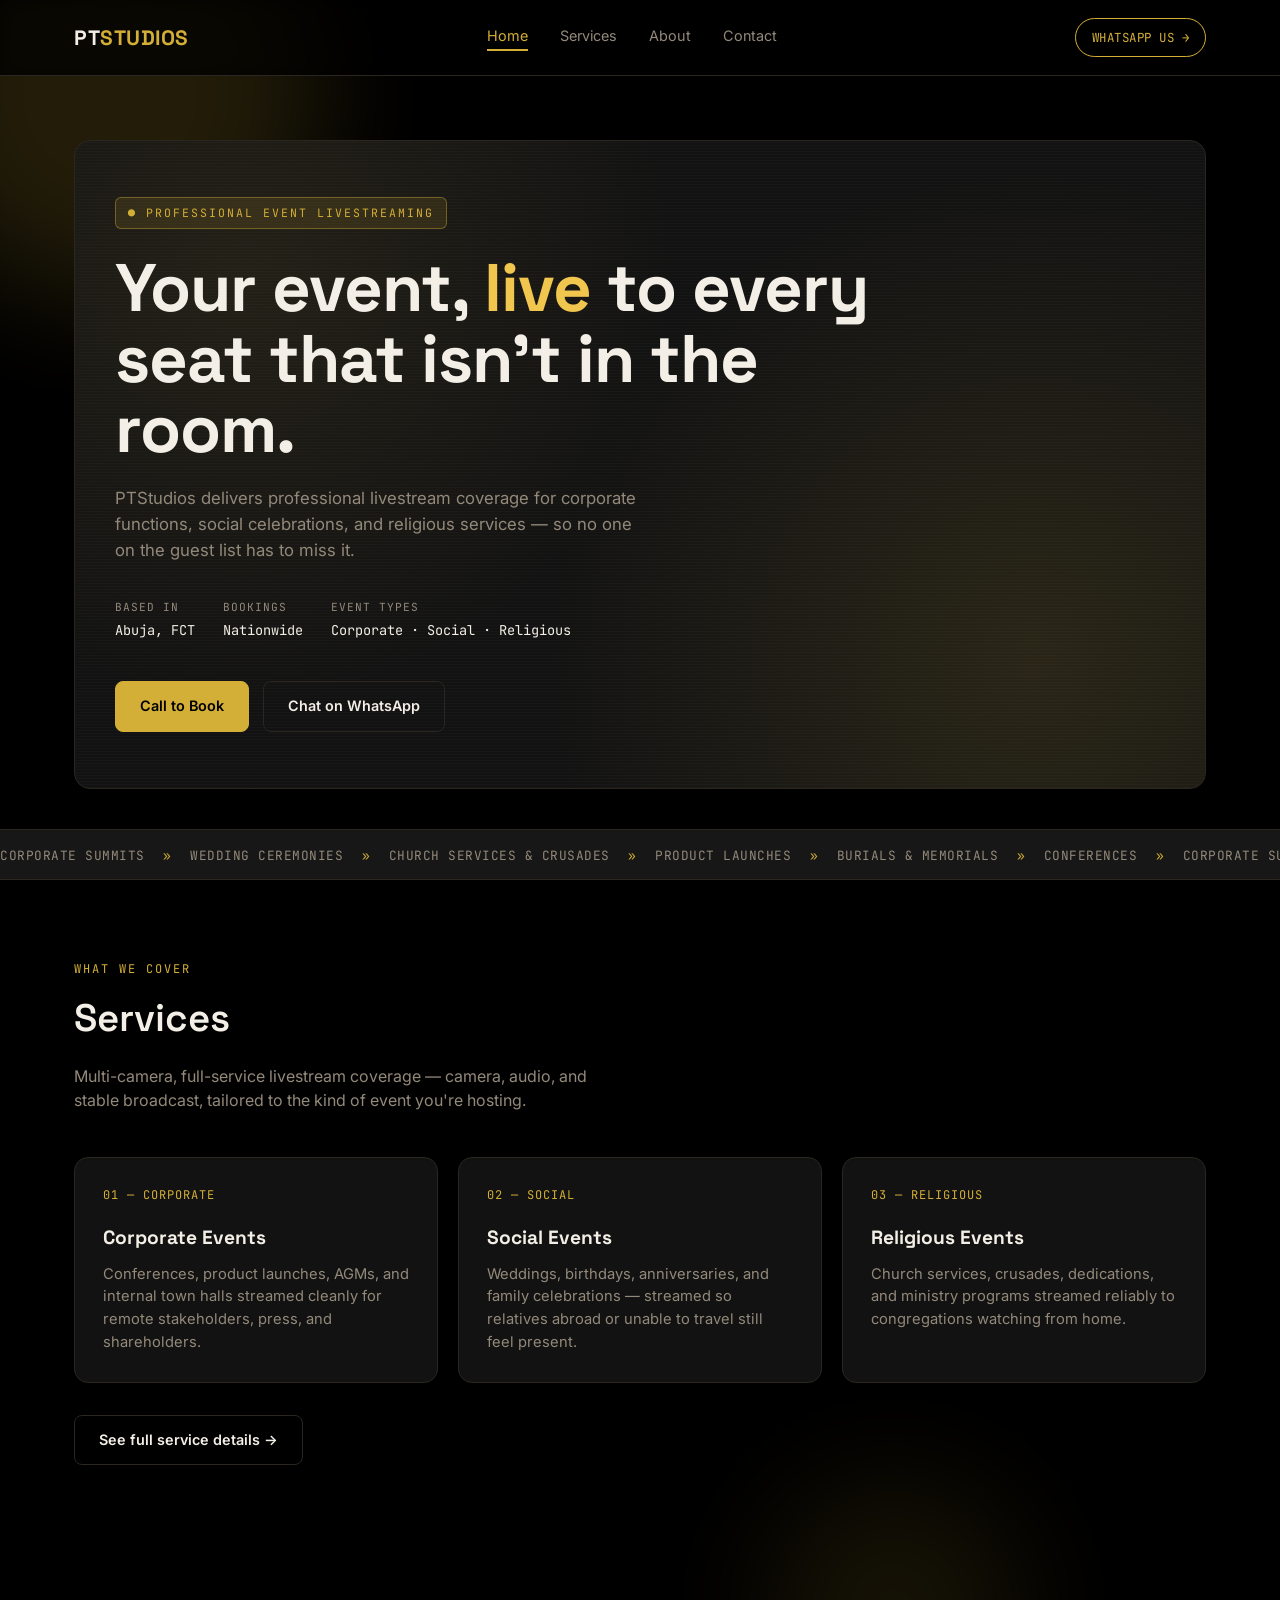
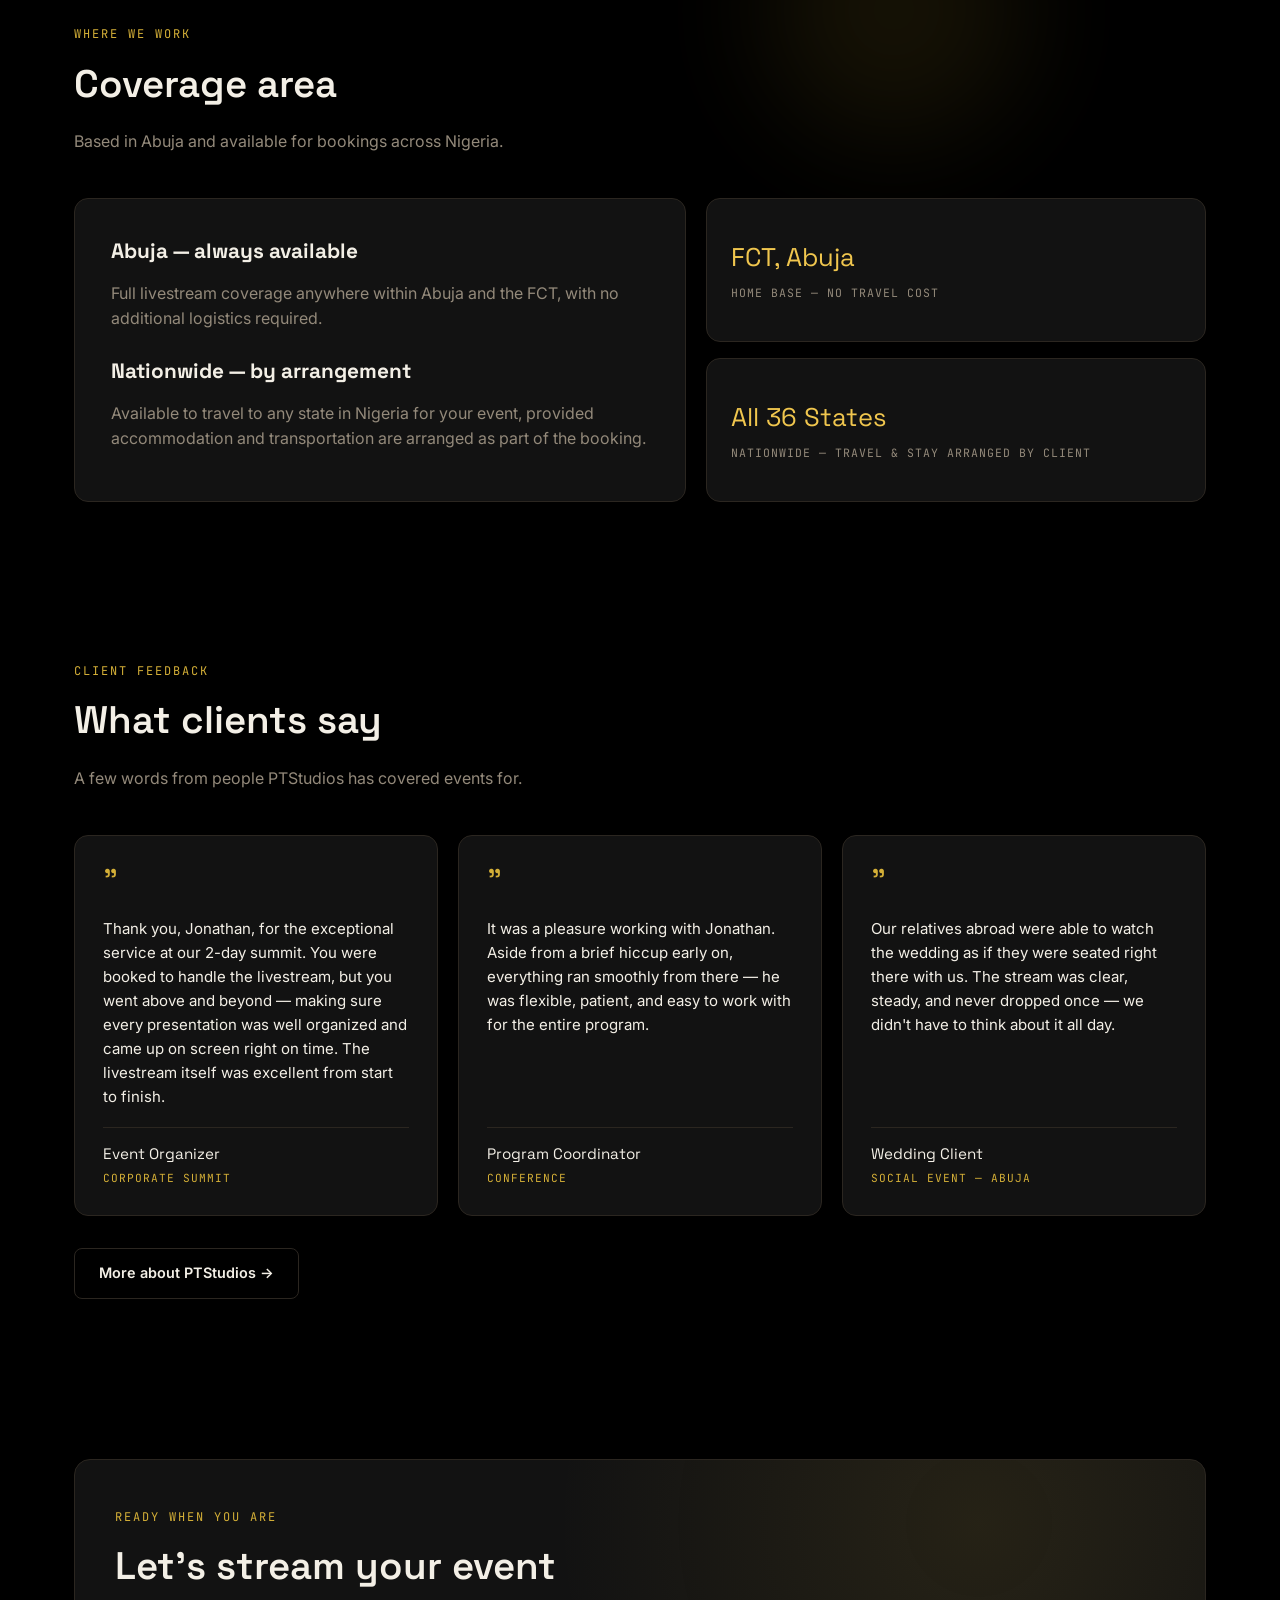
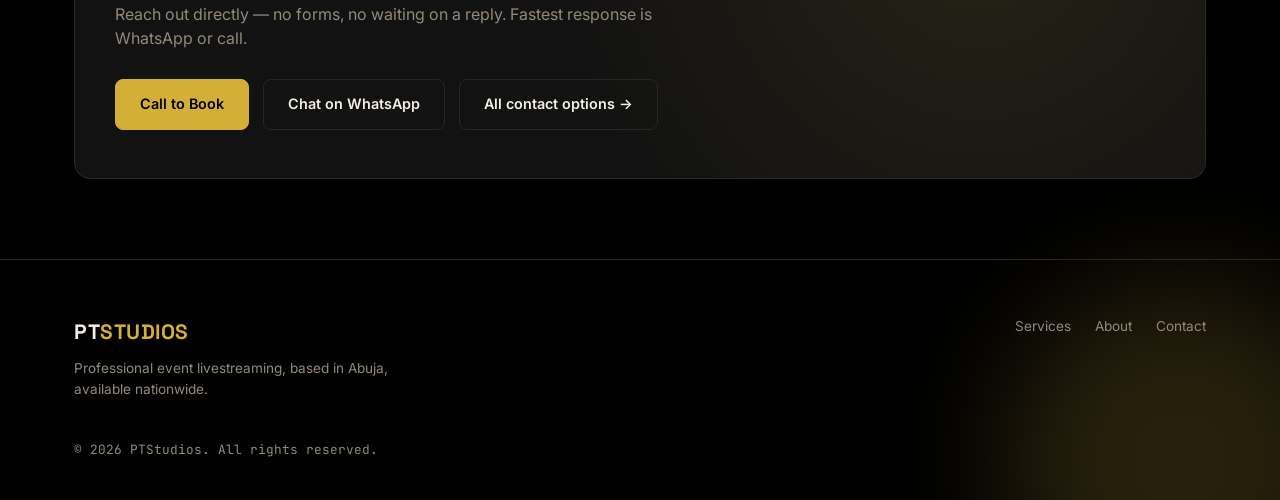
<file: index.html>
<!DOCTYPE html>
<html lang="en">
<head>
<meta charset="UTF-8">
<meta name="viewport" content="width=device-width, initial-scale=1.0">
<title>PTSTUDIOS — Professional Event Livestreaming, Abuja & Nationwide</title>
<meta name="description" content="PTStudios provides professional livestreaming coverage for corporate, social, and religious events. Based in Abuja, available nationwide.">
<link rel="icon" href="favicon.ico" sizes="any">
<link rel="icon" type="image/png" sizes="16x16" href="favicon-16.png">
<link rel="icon" type="image/png" sizes="32x32" href="favicon-32.png">
<link rel="apple-touch-icon" sizes="180x180" href="apple-touch-icon.png">
<link rel="preconnect" href="https://fonts.googleapis.com">
<link rel="preconnect" href="https://fonts.gstatic.com" crossorigin>
<link href="https://fonts.googleapis.com/css2?family=Space+Grotesk:wght@400;500;600;700&family=Inter:wght@400;500;600&family=JetBrains+Mono:wght@400;500&display=swap" rel="stylesheet">
<link rel="stylesheet" href="style.css">
</head>
<body>

<div class="orb-field"><div class="orb orb-1"></div><div class="orb orb-2"></div><div class="orb orb-3"></div></div>

<header>
  <nav class="nav wrap">
    <div class="logo">PT<span>STUDIOS</span></div>
    <div class="nav-links">
      <a href="index.html">Home</a>
      <a href="services.html">Services</a>
      <a href="about.html">About</a>
      <a href="contact.html">Contact</a>
    </div>
    <a href="https://wa.me/2348105277435" class="nav-cta" target="_blank" rel="noopener">WHATSAPP US →</a>
    <button class="menu-btn" aria-label="Toggle menu">☰</button>
  </nav>
</header>

<main>
  <section class="hero">
    <div class="wrap">
      <div class="frame">
        <div class="tag">● PROFESSIONAL EVENT LIVESTREAMING</div>
        <h1>Your event, <span class="accent">live</span> to every seat that isn't in the room.</h1>
        <p class="hero-sub">PTStudios delivers professional livestream coverage for corporate functions, social celebrations, and religious services — so no one on the guest list has to miss it.</p>

        <div class="hero-meta">
          <div><span>BASED IN</span>Abuja, FCT</div>
          <div><span>BOOKINGS</span>Nationwide</div>
          <div><span>EVENT TYPES</span>Corporate · Social · Religious</div>
        </div>

        <div class="hero-cta">
          <a href="tel:+2348105277435" class="btn btn-primary">Call to Book</a>
          <a href="https://wa.me/2348105277435" class="btn btn-ghost" target="_blank" rel="noopener">Chat on WhatsApp</a>
        </div>
      </div>
    </div>
  </section>

  <div class="ticker" aria-hidden="true">
    <div class="ticker-track">
      CORPORATE SUMMITS <span>»</span> WEDDING CEREMONIES <span>»</span> CHURCH SERVICES & CRUSADES <span>»</span> PRODUCT LAUNCHES <span>»</span> BURIALS & MEMORIALS <span>»</span> CONFERENCES <span>»</span>
      CORPORATE SUMMITS <span>»</span> WEDDING CEREMONIES <span>»</span> CHURCH SERVICES & CRUSADES <span>»</span> PRODUCT LAUNCHES <span>»</span> BURIALS & MEMORIALS <span>»</span> CONFERENCES <span>»</span>
    </div>
  </div>

  <section id="services">
    <div class="wrap">
      <div class="eyebrow" data-reveal>WHAT WE COVER</div>
      <h2 class="section-title" data-reveal style="--delay:0.05s">Services</h2>
      <p class="section-sub" data-reveal style="--delay:0.1s">Multi-camera, full-service livestream coverage — camera, audio, and stable broadcast, tailored to the kind of event you're hosting.</p>
      <div class="card-grid" data-reveal-group>
        <div class="card">
          <div class="num">01 — CORPORATE</div>
          <h3>Corporate Events</h3>
          <p>Conferences, product launches, AGMs, and internal town halls streamed cleanly for remote stakeholders, press, and shareholders.</p>
        </div>
        <div class="card">
          <div class="num">02 — SOCIAL</div>
          <h3>Social Events</h3>
          <p>Weddings, birthdays, anniversaries, and family celebrations — streamed so relatives abroad or unable to travel still feel present.</p>
        </div>
        <div class="card">
          <div class="num">03 — RELIGIOUS</div>
          <h3>Religious Events</h3>
          <p>Church services, crusades, dedications, and ministry programs streamed reliably to congregations watching from home.</p>
        </div>
      </div>
      <div style="margin-top:32px;" data-reveal>
        <a href="services.html" class="btn btn-ghost">See full service details →</a>
      </div>
    </div>
  </section>

  <section id="coverage">
    <div class="wrap">
      <div class="eyebrow" data-reveal>WHERE WE WORK</div>
      <h2 class="section-title" data-reveal style="--delay:0.05s">Coverage area</h2>
      <p class="section-sub" data-reveal style="--delay:0.1s">Based in Abuja and available for bookings across Nigeria.</p>
      <div class="coverage">
        <div class="coverage-main" data-reveal>
          <h3>Abuja — always available</h3>
          <p>Full livestream coverage anywhere within Abuja and the FCT, with no additional logistics required.</p>
          <h3 style="margin-top:24px;">Nationwide — by arrangement</h3>
          <p>Available to travel to any state in Nigeria for your event, provided accommodation and transportation are arranged as part of the booking.</p>
        </div>
        <div class="coverage-stats" data-reveal-group>
          <div class="stat">
            <div class="big">FCT, Abuja</div>
            <div class="label">HOME BASE — NO TRAVEL COST</div>
          </div>
          <div class="stat">
            <div class="big">All 36 States</div>
            <div class="label">NATIONWIDE — TRAVEL & STAY ARRANGED BY CLIENT</div>
          </div>
        </div>
      </div>
    </div>
  </section>

  <section id="testimonials">
    <div class="wrap">
      <div class="eyebrow" data-reveal>CLIENT FEEDBACK</div>
      <h2 class="section-title" data-reveal style="--delay:0.05s">What clients say</h2>
      <p class="section-sub" data-reveal style="--delay:0.1s">A few words from people PTStudios has covered events for.</p>
      <div class="testimonial-grid" data-reveal-group>
        <div class="testimonial-card">
          <div class="quote-mark">"</div>
          <p>Thank you, Jonathan, for the exceptional service at our 2-day summit. You were booked to handle the livestream, but you went above and beyond — making sure every presentation was well organized and came up on screen right on time. The livestream itself was excellent from start to finish.</p>
          <div class="attribution">
            <div class="who">Event Organizer</div>
            <div class="event">CORPORATE SUMMIT</div>
          </div>
        </div>
        <div class="testimonial-card">
          <div class="quote-mark">"</div>
          <p>It was a pleasure working with Jonathan. Aside from a brief hiccup early on, everything ran smoothly from there — he was flexible, patient, and easy to work with for the entire program.</p>
          <div class="attribution">
            <div class="who">Program Coordinator</div>
            <div class="event">CONFERENCE</div>
          </div>
        </div>
        <div class="testimonial-card">
          <div class="quote-mark">"</div>
          <p>Our relatives abroad were able to watch the wedding as if they were seated right there with us. The stream was clear, steady, and never dropped once — we didn't have to think about it all day.</p>
          <div class="attribution">
            <div class="who">Wedding Client</div>
            <div class="event">SOCIAL EVENT — ABUJA</div>
          </div>
        </div>
      </div>
      <div style="margin-top:32px;" data-reveal>
        <a href="about.html" class="btn btn-ghost">More about PTStudios →</a>
      </div>
    </div>
  </section>

  <section id="cta">
    <div class="wrap">
      <div class="contact-frame" data-reveal>
        <div class="eyebrow">READY WHEN YOU ARE</div>
        <h2 class="section-title" style="margin-bottom:6px;">Let's stream your event</h2>
        <p class="section-sub" style="margin-bottom:0;">Reach out directly — no forms, no waiting on a reply. Fastest response is WhatsApp or call.</p>
        <div style="margin-top:28px; display:flex; gap:14px; flex-wrap:wrap;">
          <a href="tel:+2348105277435" class="btn btn-primary">Call to Book</a>
          <a href="https://wa.me/2348105277435" class="btn btn-ghost" target="_blank" rel="noopener">Chat on WhatsApp</a>
          <a href="contact.html" class="btn btn-ghost">All contact options →</a>
        </div>
      </div>
    </div>
  </section>
</main>

<footer>
  <div class="wrap">
    <div class="footer-top">
      <div>
        <div class="logo">PT<span>STUDIOS</span></div>
        <p style="color:var(--muted); font-size:0.85rem; margin-top:10px; max-width:320px;">Professional event livestreaming, based in Abuja, available nationwide.</p>
      </div>
      <div class="footer-links">
        <a href="services.html">Services</a>
        <a href="about.html">About</a>
        <a href="contact.html">Contact</a>
      </div>
    </div>
    <div class="footer-bottom">© 2026 PTStudios. All rights reserved.</div>
  </div>
</footer>

<script src="script.js"></script>
</body>
</html>
</file>
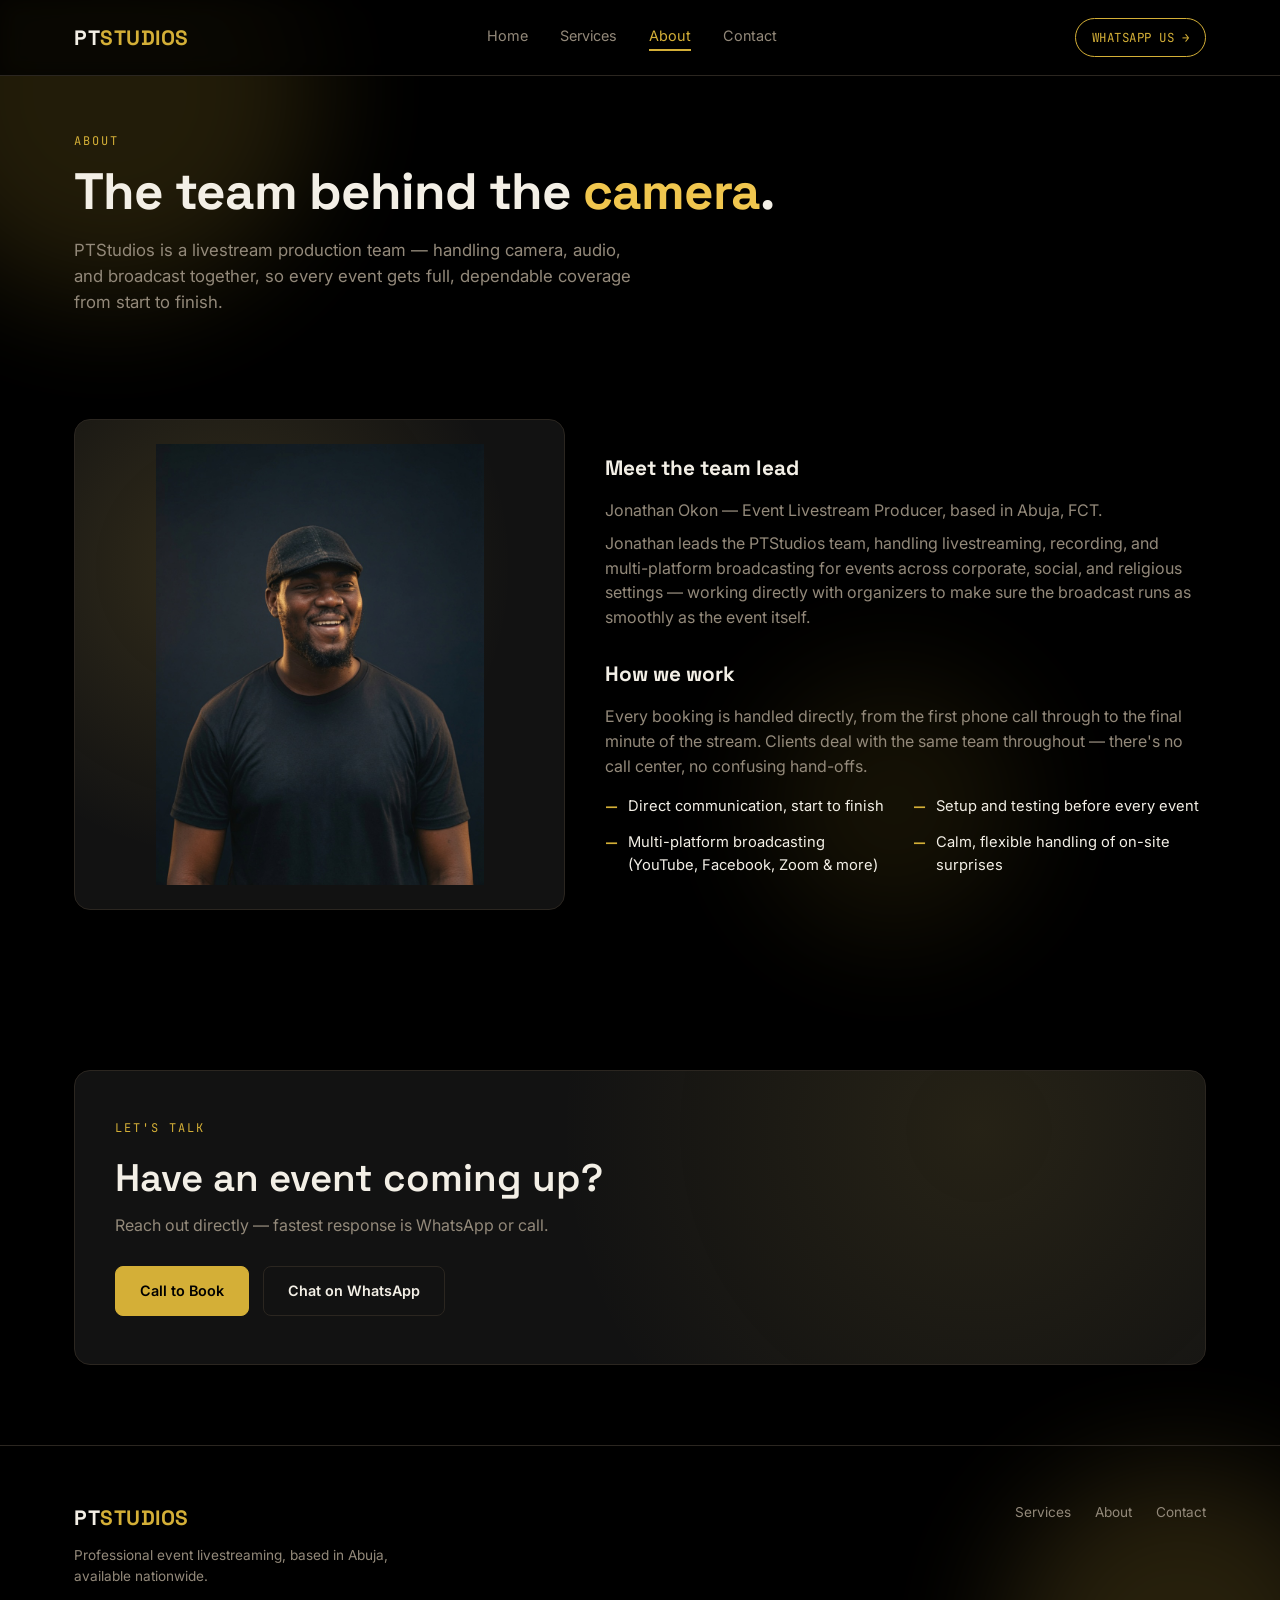
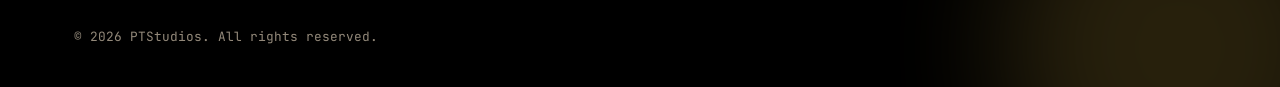
<file: about.html>
<!DOCTYPE html>
<html lang="en">
<head>
<meta charset="UTF-8">
<meta name="viewport" content="width=device-width, initial-scale=1.0">
<title>About — PTSTUDIOS</title>
<meta name="description" content="PTStudios is a livestream production team led by Jonathan Okon, based in Abuja, Nigeria.">
<link rel="icon" href="favicon.ico" sizes="any">
<link rel="icon" type="image/png" sizes="16x16" href="favicon-16.png">
<link rel="icon" type="image/png" sizes="32x32" href="favicon-32.png">
<link rel="apple-touch-icon" sizes="180x180" href="apple-touch-icon.png">
<link rel="preconnect" href="https://fonts.googleapis.com">
<link rel="preconnect" href="https://fonts.gstatic.com" crossorigin>
<link href="https://fonts.googleapis.com/css2?family=Space+Grotesk:wght@400;500;600;700&family=Inter:wght@400;500;600&family=JetBrains+Mono:wght@400;500&display=swap" rel="stylesheet">
<link rel="stylesheet" href="style.css">
</head>
<body>

<div class="orb-field"><div class="orb orb-1"></div><div class="orb orb-2"></div><div class="orb orb-3"></div></div>

<header>
  <nav class="nav wrap">
    <div class="logo">PT<span>STUDIOS</span></div>
    <div class="nav-links">
      <a href="index.html">Home</a>
      <a href="services.html">Services</a>
      <a href="about.html">About</a>
      <a href="contact.html">Contact</a>
    </div>
    <a href="https://wa.me/2348105277435" class="nav-cta" target="_blank" rel="noopener">WHATSAPP US →</a>
    <button class="menu-btn" aria-label="Toggle menu">☰</button>
  </nav>
</header>

<main>
  <section class="page-hero">
    <div class="wrap">
      <div class="eyebrow" data-reveal>ABOUT</div>
      <h1 data-reveal style="--delay:0.05s">The team behind the <span class="accent">camera</span>.</h1>
      <p data-reveal style="--delay:0.1s">PTStudios is a livestream production team — handling camera, audio, and broadcast together, so every event gets full, dependable coverage from start to finish.</p>
    </div>
  </section>

  <section>
    <div class="wrap">
      <div class="about-grid">
        <div class="about-photo" data-reveal>
          <img src="jonathan-headshot.png" alt="Jonathan Okon, Event Livestream Producer at PTStudios" style="width:100%; height:100%; object-fit:contain;">
        </div>
        <div class="about-text" data-reveal style="--delay:0.1s">
          <h3>Meet the team lead</h3>
          <p>Jonathan Okon — Event Livestream Producer, based in Abuja, FCT.</p>
          <p>Jonathan leads the PTStudios team, handling livestreaming, recording, and multi-platform broadcasting for events across corporate, social, and religious settings — working directly with organizers to make sure the broadcast runs as smoothly as the event itself.</p>

          <h3>How we work</h3>
          <p>Every booking is handled directly, from the first phone call through to the final minute of the stream. Clients deal with the same team throughout — there's no call center, no confusing hand-offs.</p>

          <div class="value-list">
            <div class="value-item"><span class="mark">—</span> Direct communication, start to finish</div>
            <div class="value-item"><span class="mark">—</span> Setup and testing before every event</div>
            <div class="value-item"><span class="mark">—</span> Multi-platform broadcasting (YouTube, Facebook, Zoom & more)</div>
            <div class="value-item"><span class="mark">—</span> Calm, flexible handling of on-site surprises</div>
          </div>
        </div>
      </div>
    </div>
  </section>

  <section id="cta">
    <div class="wrap">
      <div class="contact-frame" data-reveal>
        <div class="eyebrow">LET'S TALK</div>
        <h2 class="section-title" style="margin-bottom:6px;">Have an event coming up?</h2>
        <p class="section-sub" style="margin-bottom:0;">Reach out directly — fastest response is WhatsApp or call.</p>
        <div style="margin-top:28px; display:flex; gap:14px; flex-wrap:wrap;">
          <a href="tel:+2348105277435" class="btn btn-primary">Call to Book</a>
          <a href="https://wa.me/2348105277435" class="btn btn-ghost" target="_blank" rel="noopener">Chat on WhatsApp</a>
        </div>
      </div>
    </div>
  </section>
</main>

<footer>
  <div class="wrap">
    <div class="footer-top">
      <div>
        <div class="logo">PT<span>STUDIOS</span></div>
        <p style="color:var(--muted); font-size:0.85rem; margin-top:10px; max-width:320px;">Professional event livestreaming, based in Abuja, available nationwide.</p>
      </div>
      <div class="footer-links">
        <a href="services.html">Services</a>
        <a href="about.html">About</a>
        <a href="contact.html">Contact</a>
      </div>
    </div>
    <div class="footer-bottom">© 2026 PTStudios. All rights reserved.</div>
  </div>
</footer>

<script src="script.js"></script>
</body>
</html>
</file>
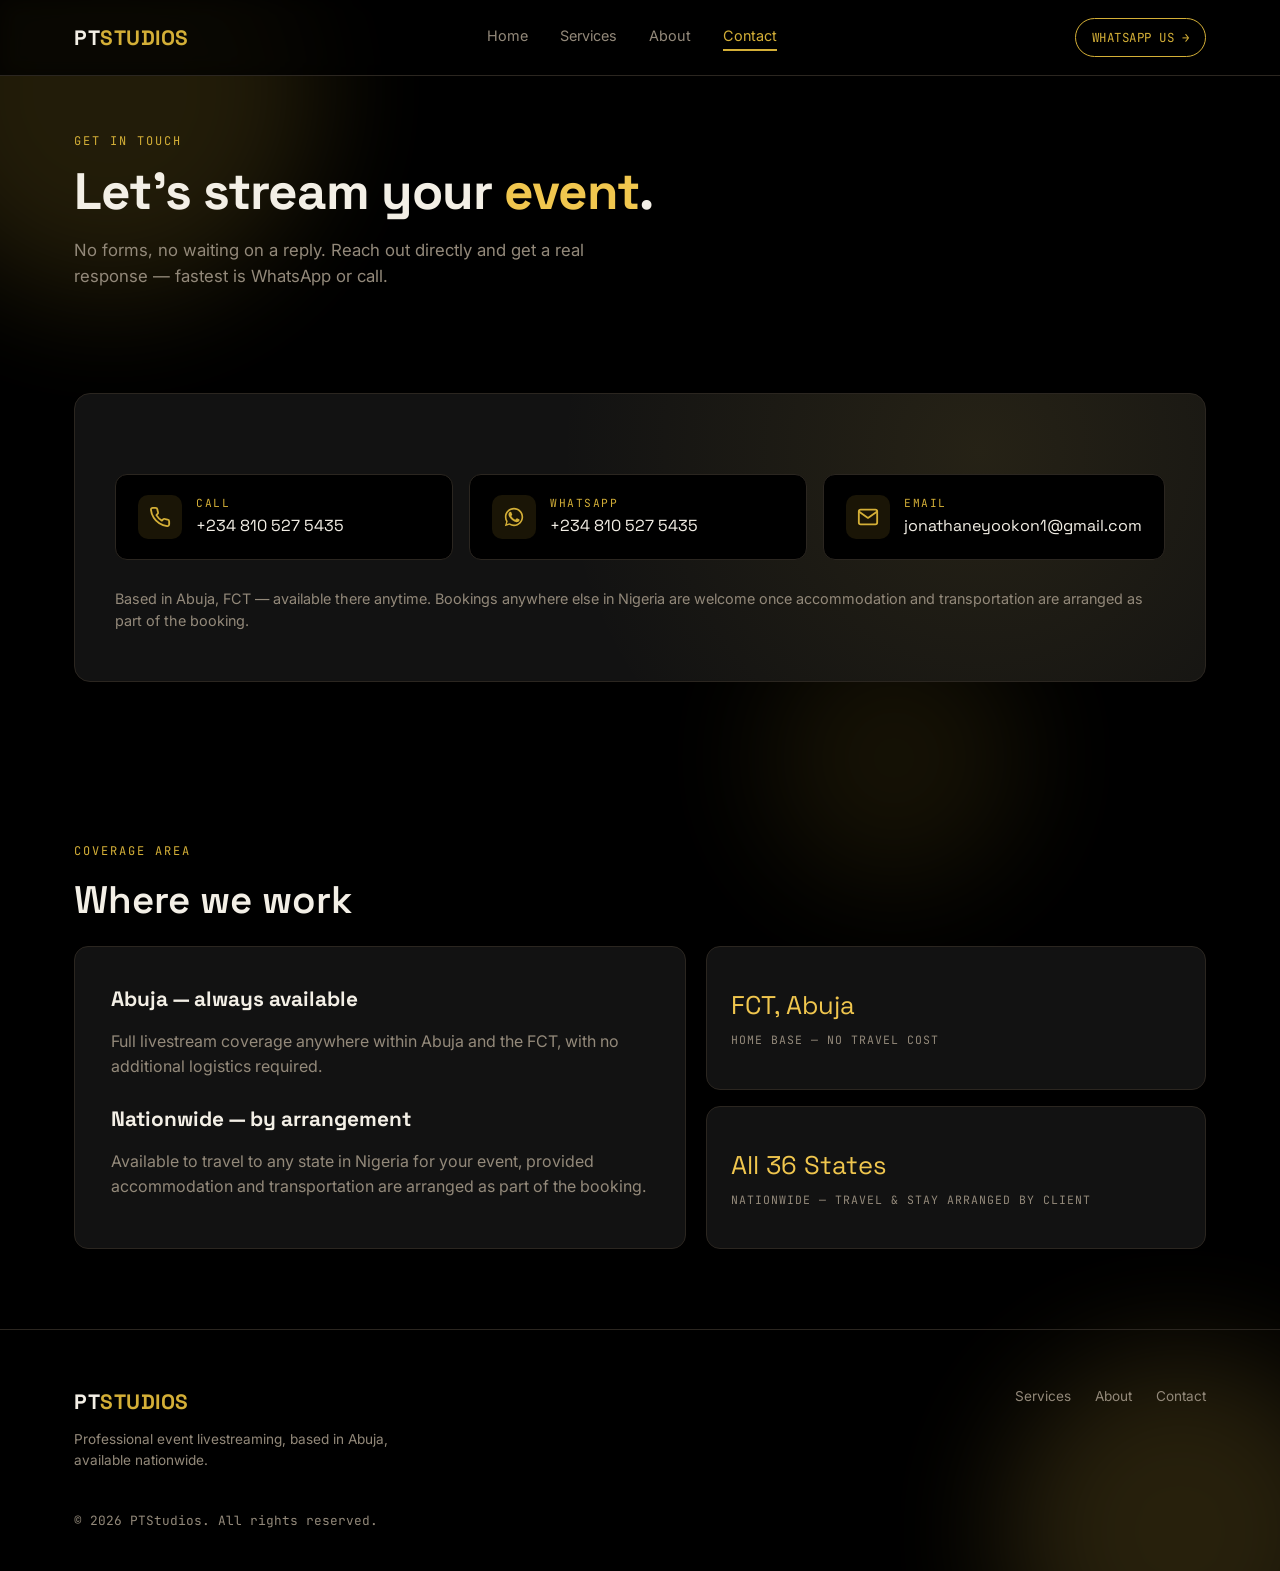
<file: contact.html>
<!DOCTYPE html>
<html lang="en">
<head>
<meta charset="UTF-8">
<meta name="viewport" content="width=device-width, initial-scale=1.0">
<title>Contact — PTSTUDIOS</title>
<meta name="description" content="Contact PTStudios by call, WhatsApp, or email to book event livestream coverage.">
<link rel="icon" href="favicon.ico" sizes="any">
<link rel="icon" type="image/png" sizes="16x16" href="favicon-16.png">
<link rel="icon" type="image/png" sizes="32x32" href="favicon-32.png">
<link rel="apple-touch-icon" sizes="180x180" href="apple-touch-icon.png">
<link rel="preconnect" href="https://fonts.googleapis.com">
<link rel="preconnect" href="https://fonts.gstatic.com" crossorigin>
<link href="https://fonts.googleapis.com/css2?family=Space+Grotesk:wght@400;500;600;700&family=Inter:wght@400;500;600&family=JetBrains+Mono:wght@400;500&display=swap" rel="stylesheet">
<link rel="stylesheet" href="style.css">
</head>
<body>

<div class="orb-field"><div class="orb orb-1"></div><div class="orb orb-2"></div><div class="orb orb-3"></div></div>

<header>
  <nav class="nav wrap">
    <div class="logo">PT<span>STUDIOS</span></div>
    <div class="nav-links">
      <a href="index.html">Home</a>
      <a href="services.html">Services</a>
      <a href="about.html">About</a>
      <a href="contact.html">Contact</a>
    </div>
    <a href="https://wa.me/2348105277435" class="nav-cta" target="_blank" rel="noopener">WHATSAPP US →</a>
    <button class="menu-btn" aria-label="Toggle menu">☰</button>
  </nav>
</header>

<main>
  <section class="page-hero">
    <div class="wrap">
      <div class="eyebrow" data-reveal>GET IN TOUCH</div>
      <h1 data-reveal style="--delay:0.05s">Let's stream your <span class="accent">event</span>.</h1>
      <p data-reveal style="--delay:0.1s">No forms, no waiting on a reply. Reach out directly and get a real response — fastest is WhatsApp or call.</p>
    </div>
  </section>

  <section>
    <div class="wrap">
      <div class="contact-frame" data-reveal>
        <div class="contact-grid">
          <a href="tel:+2348105277435" class="contact-btn" aria-label="Call PTStudios">
            <span class="icon">
              <svg viewBox="0 0 24 24" fill="none" stroke="currentColor" stroke-width="2" stroke-linecap="round" stroke-linejoin="round"><path d="M22 16.92v3a2 2 0 0 1-2.18 2 19.79 19.79 0 0 1-8.63-3.07 19.5 19.5 0 0 1-6-6 19.79 19.79 0 0 1-3.07-8.67A2 2 0 0 1 4.11 2h3a2 2 0 0 1 2 1.72c.127.96.362 1.903.7 2.81a2 2 0 0 1-.45 2.11L8.09 9.91a16 16 0 0 0 6 6l1.27-1.27a2 2 0 0 1 2.11-.45c.907.338 1.85.573 2.81.7A2 2 0 0 1 22 16.92z"/></svg>
            </span>
            <span class="text">
              <span class="label">CALL</span>
              <span class="value">+234 810 527 5435</span>
            </span>
          </a>
          <a href="https://wa.me/2348105277435" class="contact-btn" aria-label="Message PTStudios on WhatsApp" target="_blank" rel="noopener">
            <span class="icon">
              <svg viewBox="0 0 24 24" fill="currentColor"><path d="M17.472 14.382c-.297-.149-1.758-.867-2.03-.967-.273-.099-.471-.148-.67.15-.197.297-.767.966-.94 1.164-.173.199-.347.223-.644.075-.297-.15-1.255-.463-2.39-1.475-.883-.788-1.48-1.761-1.653-2.059-.173-.297-.018-.458.13-.606.134-.133.298-.347.446-.52.149-.174.198-.298.298-.497.099-.198.05-.371-.025-.52-.075-.149-.669-1.612-.916-2.207-.242-.579-.487-.5-.669-.51-.173-.008-.371-.01-.57-.01-.198 0-.52.074-.792.372-.272.297-1.04 1.016-1.04 2.479 0 1.462 1.065 2.875 1.213 3.074.148.198 2.096 3.2 5.077 4.487.709.306 1.262.489 1.694.625.712.227 1.36.195 1.871.118.571-.085 1.758-.719 2.006-1.413.248-.694.248-1.289.173-1.413-.074-.124-.272-.198-.57-.347z"/><path d="M12.001 2C6.478 2 2 6.478 2 12c0 1.87.507 3.68 1.462 5.264L2 22l4.897-1.436A9.945 9.945 0 0 0 12.001 22C17.523 22 22 17.523 22 12S17.523 2 12.001 2zm0 18.222a8.2 8.2 0 0 1-4.29-1.207l-.308-.183-3.19.936.95-3.15-.201-.323A8.207 8.207 0 0 1 3.778 12c0-4.535 3.688-8.222 8.223-8.222 4.535 0 8.222 3.687 8.222 8.222 0 4.535-3.687 8.222-8.222 8.222z"/></svg>
            </span>
            <span class="text">
              <span class="label">WHATSAPP</span>
              <span class="value">+234 810 527 5435</span>
            </span>
          </a>
          <a href="mailto:jonathaneyookon1@gmail.com" class="contact-btn" aria-label="Email PTStudios">
            <span class="icon">
              <svg viewBox="0 0 24 24" fill="none" stroke="currentColor" stroke-width="2" stroke-linecap="round" stroke-linejoin="round"><path d="M22 6c0-1.1-.9-2-2-2H4a2 2 0 0 0-2 2v12c0 1.1.9 2 2 2h16a2 2 0 0 0 2-2V6z"/><path d="m22 6-10 7L2 6"/></svg>
            </span>
            <span class="text">
              <span class="label">EMAIL</span>
              <span class="value">jonathaneyookon1@gmail.com</span>
            </span>
          </a>
        </div>
        <p class="contact-note">Based in Abuja, FCT — available there anytime. Bookings anywhere else in Nigeria are welcome once accommodation and transportation are arranged as part of the booking.</p>
      </div>
    </div>
  </section>

  <section id="coverage">
    <div class="wrap">
      <div class="eyebrow" data-reveal>COVERAGE AREA</div>
      <h2 class="section-title" data-reveal style="--delay:0.05s">Where we work</h2>
      <div class="coverage">
        <div class="coverage-main" data-reveal>
          <h3>Abuja — always available</h3>
          <p>Full livestream coverage anywhere within Abuja and the FCT, with no additional logistics required.</p>
          <h3 style="margin-top:24px;">Nationwide — by arrangement</h3>
          <p>Available to travel to any state in Nigeria for your event, provided accommodation and transportation are arranged as part of the booking.</p>
        </div>
        <div class="coverage-stats" data-reveal-group>
          <div class="stat">
            <div class="big">FCT, Abuja</div>
            <div class="label">HOME BASE — NO TRAVEL COST</div>
          </div>
          <div class="stat">
            <div class="big">All 36 States</div>
            <div class="label">NATIONWIDE — TRAVEL & STAY ARRANGED BY CLIENT</div>
          </div>
        </div>
      </div>
    </div>
  </section>
</main>

<footer>
  <div class="wrap">
    <div class="footer-top">
      <div>
        <div class="logo">PT<span>STUDIOS</span></div>
        <p style="color:var(--muted); font-size:0.85rem; margin-top:10px; max-width:320px;">Professional event livestreaming, based in Abuja, available nationwide.</p>
      </div>
      <div class="footer-links">
        <a href="services.html">Services</a>
        <a href="about.html">About</a>
        <a href="contact.html">Contact</a>
      </div>
    </div>
    <div class="footer-bottom">© 2026 PTStudios. All rights reserved.</div>
  </div>
</footer>

<script src="script.js"></script>
</body>
</html>
</file>
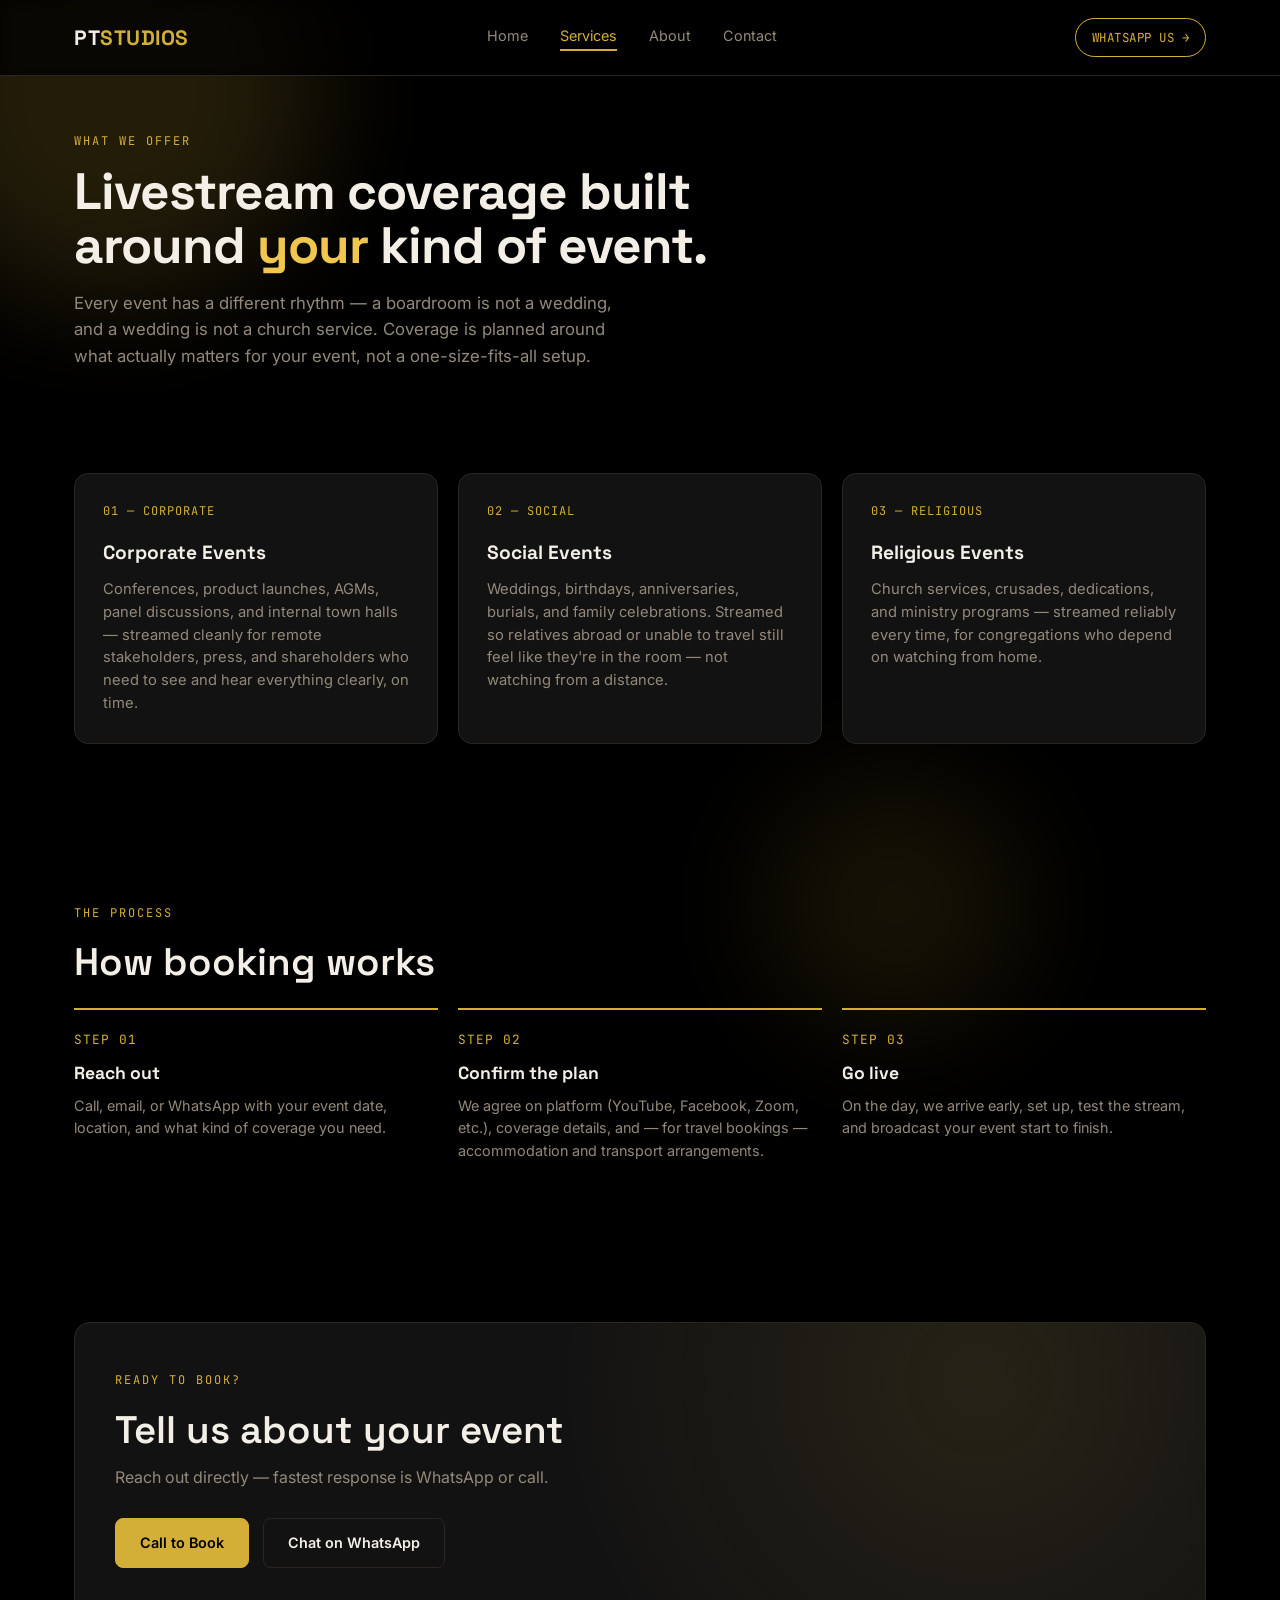
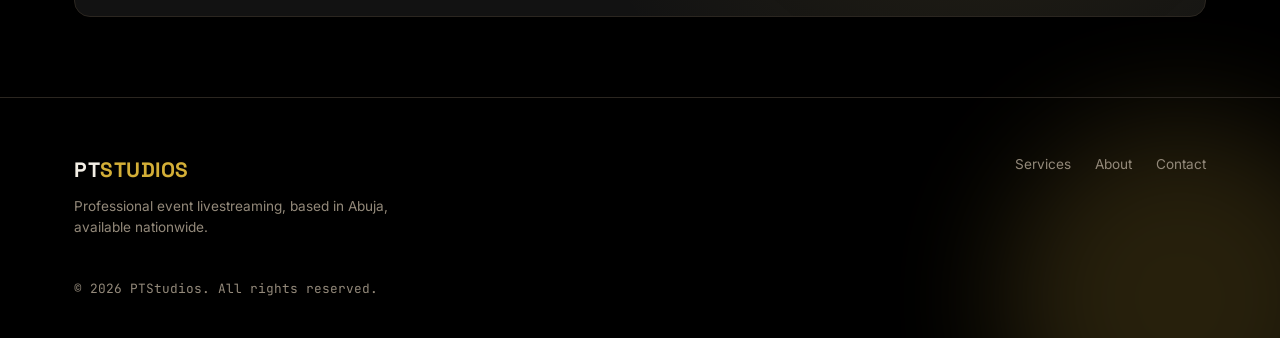
<file: services.html>
<!DOCTYPE html>
<html lang="en">
<head>
<meta charset="UTF-8">
<meta name="viewport" content="width=device-width, initial-scale=1.0">
<title>Services — PTSTUDIOS</title>
<meta name="description" content="Livestreaming services for corporate, social, and religious events — from PTStudios, Abuja.">
<link rel="icon" href="favicon.ico" sizes="any">
<link rel="icon" type="image/png" sizes="16x16" href="favicon-16.png">
<link rel="icon" type="image/png" sizes="32x32" href="favicon-32.png">
<link rel="apple-touch-icon" sizes="180x180" href="apple-touch-icon.png">
<link rel="preconnect" href="https://fonts.googleapis.com">
<link rel="preconnect" href="https://fonts.gstatic.com" crossorigin>
<link href="https://fonts.googleapis.com/css2?family=Space+Grotesk:wght@400;500;600;700&family=Inter:wght@400;500;600&family=JetBrains+Mono:wght@400;500&display=swap" rel="stylesheet">
<link rel="stylesheet" href="style.css">
</head>
<body>

<div class="orb-field"><div class="orb orb-1"></div><div class="orb orb-2"></div><div class="orb orb-3"></div></div>

<header>
  <nav class="nav wrap">
    <div class="logo">PT<span>STUDIOS</span></div>
    <div class="nav-links">
      <a href="index.html">Home</a>
      <a href="services.html">Services</a>
      <a href="about.html">About</a>
      <a href="contact.html">Contact</a>
    </div>
    <a href="https://wa.me/2348105277435" class="nav-cta" target="_blank" rel="noopener">WHATSAPP US →</a>
    <button class="menu-btn" aria-label="Toggle menu">☰</button>
  </nav>
</header>

<main>
  <section class="page-hero">
    <div class="wrap">
      <div class="eyebrow" data-reveal>WHAT WE OFFER</div>
      <h1 data-reveal style="--delay:0.05s">Livestream coverage built around <span class="accent">your</span> kind of event.</h1>
      <p data-reveal style="--delay:0.1s">Every event has a different rhythm — a boardroom is not a wedding, and a wedding is not a church service. Coverage is planned around what actually matters for your event, not a one-size-fits-all setup.</p>
    </div>
  </section>

  <section>
    <div class="wrap">
      <div class="card-grid" data-reveal-group>
        <div class="card">
          <div class="num">01 — CORPORATE</div>
          <h3>Corporate Events</h3>
          <p>Conferences, product launches, AGMs, panel discussions, and internal town halls — streamed cleanly for remote stakeholders, press, and shareholders who need to see and hear everything clearly, on time.</p>
        </div>
        <div class="card">
          <div class="num">02 — SOCIAL</div>
          <h3>Social Events</h3>
          <p>Weddings, birthdays, anniversaries, burials, and family celebrations. Streamed so relatives abroad or unable to travel still feel like they're in the room — not watching from a distance.</p>
        </div>
        <div class="card">
          <div class="num">03 — RELIGIOUS</div>
          <h3>Religious Events</h3>
          <p>Church services, crusades, dedications, and ministry programs — streamed reliably every time, for congregations who depend on watching from home.</p>
        </div>
      </div>
    </div>
  </section>

  <section id="how">
    <div class="wrap">
      <div class="eyebrow" data-reveal>THE PROCESS</div>
      <h2 class="section-title" data-reveal style="--delay:0.05s">How booking works</h2>
      <div class="steps" data-reveal-group>
        <div class="step">
          <div class="step-num">STEP 01</div>
          <h3>Reach out</h3>
          <p>Call, email, or WhatsApp with your event date, location, and what kind of coverage you need.</p>
        </div>
        <div class="step">
          <div class="step-num">STEP 02</div>
          <h3>Confirm the plan</h3>
          <p>We agree on platform (YouTube, Facebook, Zoom, etc.), coverage details, and — for travel bookings — accommodation and transport arrangements.</p>
        </div>
        <div class="step">
          <div class="step-num">STEP 03</div>
          <h3>Go live</h3>
          <p>On the day, we arrive early, set up, test the stream, and broadcast your event start to finish.</p>
        </div>
      </div>
    </div>
  </section>

  <section id="cta">
    <div class="wrap">
      <div class="contact-frame" data-reveal>
        <div class="eyebrow">READY TO BOOK?</div>
        <h2 class="section-title" style="margin-bottom:6px;">Tell us about your event</h2>
        <p class="section-sub" style="margin-bottom:0;">Reach out directly — fastest response is WhatsApp or call.</p>
        <div style="margin-top:28px; display:flex; gap:14px; flex-wrap:wrap;">
          <a href="tel:+2348105277435" class="btn btn-primary">Call to Book</a>
          <a href="https://wa.me/2348105277435" class="btn btn-ghost" target="_blank" rel="noopener">Chat on WhatsApp</a>
        </div>
      </div>
    </div>
  </section>
</main>

<footer>
  <div class="wrap">
    <div class="footer-top">
      <div>
        <div class="logo">PT<span>STUDIOS</span></div>
        <p style="color:var(--muted); font-size:0.85rem; margin-top:10px; max-width:320px;">Professional event livestreaming, based in Abuja, available nationwide.</p>
      </div>
      <div class="footer-links">
        <a href="services.html">Services</a>
        <a href="about.html">About</a>
        <a href="contact.html">Contact</a>
      </div>
    </div>
    <div class="footer-bottom">© 2026 PTStudios. All rights reserved.</div>
  </div>
</footer>

<script src="script.js"></script>
</body>
</html>
</file>
<file: style.css>
/* =========================================================
   PTSTUDIOS — shared stylesheet
   Used by: index.html, services.html, about.html, gallery.html, contact.html
========================================================= */

:root{
  --bg: #000000;
  --panel: #121212;
  --panel-2: #171717;
  --line: #2B2620;
  --text: #F3EFE6;
  --muted: #93897A;
  --gold: #D4AF37;
  --gold-bright: #F0C64E;
  --font-display: 'Space Grotesk', sans-serif;
  --font-body: 'Inter', sans-serif;
  --font-mono: 'JetBrains Mono', monospace;
}

*{ margin:0; padding:0; box-sizing:border-box; }
html{ scroll-behavior:smooth; }

body{
  background:var(--bg);
  color:var(--text);
  font-family:var(--font-body);
  line-height:1.55;
  overflow-x:hidden;
  opacity:0;
  animation: pageIn 0.6s ease forwards;
}

@keyframes pageIn{
  from{ opacity:0; transform:translateY(8px); }
  to{ opacity:1; transform:translateY(0); }
}

a{ color:inherit; text-decoration:none; }
ul{ list-style:none; }

.wrap{
  max-width:1180px;
  margin:0 auto;
  padding:0 24px;
}

/* ---------- FLOATING BACKGROUND ORBS (decorative motion) ---------- */
.orb-field{
  position:fixed;
  inset:0;
  z-index:0;
  pointer-events:none;
  overflow:hidden;
}

.orb{
  position:absolute;
  border-radius:50%;
  filter:blur(60px);
  opacity:0.16;
}

.orb-1{
  width:420px; height:420px;
  background:var(--gold);
  top:-120px; left:-100px;
  animation: floatA 22s ease-in-out infinite;
}

.orb-2{
  width:360px; height:360px;
  background:var(--gold-bright);
  bottom:-140px; right:-80px;
  animation: floatB 26s ease-in-out infinite;
}

.orb-3{
  width:260px; height:260px;
  background:var(--gold);
  top:40%; right:20%;
  animation: floatC 30s ease-in-out infinite;
  opacity:0.10;
}

@keyframes floatA{
  0%,100%{ transform:translate(0,0); }
  50%{ transform:translate(60px, 80px); }
}

@keyframes floatB{
  0%,100%{ transform:translate(0,0); }
  50%{ transform:translate(-70px, -50px); }
}

@keyframes floatC{
  0%,100%{ transform:translate(0,0) scale(1); }
  50%{ transform:translate(-40px, 60px) scale(1.15); }
}

main, header, footer{ position:relative; z-index:1; }

/* ---------- HEADER / NAV ---------- */
header{
  position:sticky;
  top:0;
  z-index:50;
  background:rgba(0,0,0,0.85);
  backdrop-filter:blur(10px);
  border-bottom:1px solid var(--line);
}

.nav{
  display:flex;
  align-items:center;
  justify-content:space-between;
  padding:18px 24px;
}

.logo{
  font-family:var(--font-display);
  font-weight:700;
  font-size:1.3rem;
  letter-spacing:0.5px;
}

.logo span{ color:var(--gold); }

.nav-links{
  display:flex;
  gap:32px;
  font-size:0.9rem;
  color:var(--muted);
}

.nav-links a{
  position:relative;
  padding-bottom:4px;
  transition:color 0.2s ease;
}

.nav-links a::after{
  content:"";
  position:absolute;
  left:0; bottom:0;
  width:0;
  height:2px;
  background:var(--gold);
  transition:width 0.25s ease;
}

.nav-links a:hover{ color:var(--text); }
.nav-links a:hover::after{ width:100%; }

.nav-links a.active{ color:var(--gold); }
.nav-links a.active::after{ width:100%; }

.nav-cta{
  display:flex;
  align-items:center;
  gap:8px;
  font-family:var(--font-mono);
  font-size:0.78rem;
  letter-spacing:0.5px;
  padding:9px 16px;
  border:1px solid var(--gold);
  border-radius:999px;
  color:var(--gold);
  transition:background 0.2s ease, color 0.2s ease, transform 0.2s ease;
}

.nav-cta:hover{ background:var(--gold); color:#000; transform:translateY(-2px); }

.menu-btn{
  display:none;
  background:none;
  border:1px solid var(--line);
  border-radius:8px;
  color:var(--text);
  padding:8px 10px;
  font-size:1rem;
}

/* ---------- HERO / BROADCAST FRAME ---------- */
.hero{ padding:64px 0 40px; }

.frame{
  position:relative;
  border:1px solid var(--line);
  border-radius:16px;
  background:
    radial-gradient(circle at 15% 20%, rgba(240,198,78,0.08), transparent 40%),
    radial-gradient(circle at 85% 80%, rgba(212,175,55,0.12), transparent 45%),
    var(--panel);
  padding:56px 40px;
  overflow:hidden;
}

.frame::before{
  content:"";
  position:absolute;
  inset:0;
  background-image: repeating-linear-gradient(0deg, rgba(255,255,255,0.02) 0px, rgba(255,255,255,0.02) 1px, transparent 1px, transparent 3px);
  pointer-events:none;
}

.tag{
  display:inline-flex;
  align-items:center;
  gap:8px;
  font-family:var(--font-mono);
  font-size:0.72rem;
  letter-spacing:2px;
  background:rgba(212,175,55,0.12);
  color:var(--gold);
  border:1px solid rgba(212,175,55,0.4);
  padding:6px 12px;
  border-radius:6px;
  margin-bottom:24px;
  opacity:0;
  animation: heroUp 0.7s ease forwards;
  animation-delay:0.05s;
}

h1{
  font-family:var(--font-display);
  font-weight:700;
  font-size:clamp(2.2rem, 5.6vw, 4.2rem);
  line-height:1.05;
  letter-spacing:-1px;
  max-width:760px;
  opacity:0;
  animation: heroUp 0.7s ease forwards;
  animation-delay:0.15s;
}

h1 .accent{ color:var(--gold-bright); }

.hero-sub{
  margin-top:20px;
  max-width:540px;
  color:var(--muted);
  font-size:1.05rem;
  opacity:0;
  animation: heroUp 0.7s ease forwards;
  animation-delay:0.28s;
}

.hero-meta{
  display:flex;
  flex-wrap:wrap;
  gap:28px;
  margin-top:36px;
  font-family:var(--font-mono);
  font-size:0.85rem;
  opacity:0;
  animation: heroUp 0.7s ease forwards;
  animation-delay:0.4s;
}

.hero-meta div span{
  display:block;
  color:var(--muted);
  font-size:0.7rem;
  letter-spacing:1px;
  margin-bottom:4px;
}

.hero-cta{
  display:flex;
  gap:14px;
  margin-top:40px;
  flex-wrap:wrap;
  opacity:0;
  animation: heroUp 0.7s ease forwards;
  animation-delay:0.52s;
}

@keyframes heroUp{
  from{ opacity:0; transform:translateY(18px); }
  to{ opacity:1; transform:translateY(0); }
}

.btn{
  display:inline-flex;
  align-items:center;
  gap:8px;
  font-family:var(--font-body);
  font-weight:600;
  font-size:0.9rem;
  padding:13px 24px;
  border-radius:8px;
  cursor:pointer;
  transition:transform 0.2s ease, background 0.2s ease, border-color 0.2s ease, color 0.2s ease, box-shadow 0.2s ease;
}

.btn-primary{
  background:var(--gold);
  color:#000000;
  border:1px solid var(--gold);
}

.btn-primary:hover{
  background:var(--gold-bright);
  border-color:var(--gold-bright);
  transform:translateY(-3px);
  box-shadow:0 10px 24px rgba(212,175,55,0.25);
}

.btn-ghost{
  background:transparent;
  color:var(--text);
  border:1px solid var(--line);
}

.btn-ghost:hover{
  border-color:var(--gold);
  color:var(--gold);
  transform:translateY(-3px);
}

/* ---------- TICKER ---------- */
.ticker{
  border-top:1px solid var(--line);
  border-bottom:1px solid var(--line);
  background:var(--panel-2);
  overflow:hidden;
  white-space:nowrap;
  padding:12px 0;
}

.ticker-track{
  display:inline-block;
  font-family:var(--font-mono);
  font-size:0.8rem;
  letter-spacing:0.5px;
  color:var(--muted);
  animation:scroll 30s linear infinite;
}

.ticker-track span{ color:var(--gold); margin:0 10px; }

@keyframes scroll{
  0%{ transform:translateX(0); }
  100%{ transform:translateX(-50%); }
}

/* ---------- SECTIONS ---------- */
section{ padding:80px 0; }

.page-hero{
  padding:56px 0 24px;
}

.page-hero .eyebrow{ margin-bottom:14px; }

.page-hero h1{
  font-size:clamp(2rem, 5vw, 3.2rem);
  max-width:700px;
}

.page-hero p{
  margin-top:18px;
  max-width:560px;
  color:var(--muted);
  font-size:1.05rem;
}

.eyebrow{
  font-family:var(--font-mono);
  font-size:0.75rem;
  letter-spacing:2px;
  color:var(--gold);
  margin-bottom:10px;
}

.section-title{
  font-family:var(--font-display);
  font-weight:600;
  font-size:clamp(1.6rem, 3.5vw, 2.4rem);
  margin-bottom:16px;
}

.section-sub{
  color:var(--muted);
  max-width:560px;
  margin-bottom:44px;
}

/* ---------- SCROLL REVEAL ---------- */
[data-reveal]{
  opacity:0;
  transform:translateY(24px);
  transition:opacity 0.6s ease, transform 0.6s ease;
  transition-delay:var(--delay, 0s);
}

[data-reveal].in-view{
  opacity:1;
  transform:translateY(0);
}

/* ---------- CARDS (services / value props) ---------- */
.card-grid{
  display:grid;
  grid-template-columns:repeat(3, 1fr);
  gap:20px;
}

.card{
  background:var(--panel);
  border:1px solid var(--line);
  border-radius:14px;
  padding:28px;
  transition:transform 0.3s ease, border-color 0.3s ease, box-shadow 0.3s ease;
}

.card:hover{
  transform:translateY(-6px);
  border-color:var(--gold);
  box-shadow:0 16px 32px rgba(0,0,0,0.4);
}

.card .num{
  font-family:var(--font-mono);
  font-size:0.75rem;
  color:var(--gold);
  letter-spacing:1px;
  margin-bottom:18px;
}

.card h3{
  font-family:var(--font-display);
  font-size:1.2rem;
  margin-bottom:10px;
}

.card p{
  color:var(--muted);
  font-size:0.92rem;
}

/* ---------- COVERAGE ---------- */
.coverage{
  display:grid;
  grid-template-columns:1.1fr 0.9fr;
  gap:20px;
  align-items:stretch;
}

.coverage-main{
  background:var(--panel);
  border:1px solid var(--line);
  border-radius:14px;
  padding:36px;
}

.coverage-main h3{
  font-family:var(--font-display);
  font-size:1.3rem;
  margin-bottom:14px;
}

.coverage-main p{
  color:var(--muted);
  margin-bottom:14px;
}

.coverage-stats{
  display:flex;
  flex-direction:column;
  gap:16px;
}

.stat{
  background:var(--panel);
  border:1px solid var(--line);
  border-radius:14px;
  padding:22px 24px;
  flex:1;
  display:flex;
  flex-direction:column;
  justify-content:center;
  transition:border-color 0.3s ease, transform 0.3s ease;
}

.stat:hover{ border-color:var(--gold); transform:translateY(-4px); }

.stat .big{
  font-family:var(--font-display);
  font-size:1.6rem;
  color:var(--gold-bright);
}

.stat .label{
  font-family:var(--font-mono);
  font-size:0.72rem;
  color:var(--muted);
  letter-spacing:1px;
  margin-top:6px;
}

/* ---------- STEPS ---------- */
.steps{
  display:grid;
  grid-template-columns:repeat(3, 1fr);
  gap:20px;
}

.step{
  border-top:2px solid var(--gold);
  padding-top:20px;
  transition:transform 0.3s ease;
}

.step:hover{ transform:translateY(-4px); }

.step .step-num{
  font-family:var(--font-mono);
  color:var(--gold);
  font-size:0.8rem;
  letter-spacing:1px;
  margin-bottom:10px;
}

.step h3{
  font-family:var(--font-display);
  font-size:1.1rem;
  margin-bottom:8px;
}

.step p{
  color:var(--muted);
  font-size:0.9rem;
}

/* ---------- TESTIMONIALS ---------- */
.testimonial-grid{
  display:grid;
  grid-template-columns:repeat(3, 1fr);
  gap:20px;
}

.testimonial-card{
  background:var(--panel);
  border:1px solid var(--line);
  border-radius:14px;
  padding:28px;
  display:flex;
  flex-direction:column;
  gap:18px;
  transition:transform 0.3s ease, border-color 0.3s ease;
}

.testimonial-card:hover{ transform:translateY(-6px); border-color:var(--gold); }

.testimonial-card .quote-mark{
  font-family:var(--font-display);
  font-size:2.2rem;
  color:var(--gold);
  line-height:1;
}

.testimonial-card p{
  color:var(--text);
  font-size:0.94rem;
  line-height:1.6;
  flex-grow:1;
}

.testimonial-card .attribution{
  border-top:1px solid var(--line);
  padding-top:14px;
}

.testimonial-card .attribution .who{
  font-family:var(--font-display);
  font-size:0.95rem;
}

.testimonial-card .attribution .event{
  font-family:var(--font-mono);
  font-size:0.7rem;
  letter-spacing:1px;
  color:var(--gold);
  margin-top:4px;
}

/* ---------- GALLERY ---------- */
.gallery-grid{
  display:grid;
  grid-template-columns:repeat(3, 1fr);
  gap:18px;
}

.gallery-tile{
  position:relative;
  aspect-ratio:4/3;
  border-radius:14px;
  overflow:hidden;
  border:1px solid var(--line);
  background:
    linear-gradient(160deg, rgba(212,175,55,0.18), rgba(0,0,0,0.6)),
    var(--panel);
  display:flex;
  align-items:flex-end;
  padding:20px;
  transition:transform 0.35s ease, border-color 0.35s ease;
}

.gallery-tile:hover{ transform:translateY(-6px) scale(1.015); border-color:var(--gold); }

.gallery-tile .tile-label{
  position:relative;
  z-index:1;
}

.gallery-tile .tile-label .cat{
  font-family:var(--font-mono);
  font-size:0.68rem;
  letter-spacing:1.5px;
  color:var(--gold-bright);
  display:block;
  margin-bottom:4px;
}

.gallery-tile .tile-label .title{
  font-family:var(--font-display);
  font-size:1.05rem;
}

.gallery-tile::after{
  content:"";
  position:absolute;
  inset:0;
  background-image: repeating-linear-gradient(45deg, rgba(255,255,255,0.03) 0px, rgba(255,255,255,0.03) 2px, transparent 2px, transparent 10px);
}

.gallery-note{
  margin-top:28px;
  color:var(--muted);
  font-size:0.85rem;
  font-family:var(--font-mono);
  border-left:2px solid var(--gold);
  padding-left:14px;
}

/* ---------- ABOUT ---------- */
.about-grid{
  display:grid;
  grid-template-columns:0.9fr 1.1fr;
  gap:40px;
  align-items:center;
}

.about-photo{
  aspect-ratio:1/1;
  border-radius:16px;
  border:1px solid var(--line);
  background:
    radial-gradient(circle at 30% 30%, rgba(240,198,78,0.15), transparent 60%),
    var(--panel);
  display:flex;
  align-items:center;
  justify-content:center;
  font-family:var(--font-display);
  color:var(--muted);
  font-size:1rem;
  text-align:center;
  padding:24px;
}

.about-text h3{
  font-family:var(--font-display);
  font-size:1.3rem;
  margin-bottom:14px;
  margin-top:28px;
}

.about-text h3:first-child{ margin-top:0; }

.about-text p{
  color:var(--muted);
  margin-bottom:8px;
}

.value-list{
  display:grid;
  grid-template-columns:repeat(2, 1fr);
  gap:14px;
  margin-top:16px;
}

.value-item{
  display:flex;
  align-items:flex-start;
  gap:10px;
  font-size:0.92rem;
  color:var(--text);
}

.value-item .mark{
  color:var(--gold);
  font-family:var(--font-display);
  font-weight:700;
}

/* ---------- CONTACT ---------- */
.contact-frame{
  border:1px solid var(--line);
  border-radius:16px;
  background:
    radial-gradient(circle at 80% 20%, rgba(212,175,55,0.10), transparent 45%),
    var(--panel);
  padding:48px 40px;
}

.contact-grid{
  display:grid;
  grid-template-columns:repeat(3, 1fr);
  gap:16px;
  margin-top:32px;
}

.contact-btn{
  display:flex;
  align-items:center;
  gap:14px;
  background:var(--bg);
  border:1px solid var(--line);
  border-radius:12px;
  padding:20px 22px;
  transition:border-color 0.2s ease, background 0.2s ease, transform 0.2s ease;
}

.contact-btn:hover{
  border-color:var(--gold);
  background:rgba(212,175,55,0.06);
  transform:translateY(-3px);
}

.contact-btn .icon{
  flex-shrink:0;
  width:44px;
  height:44px;
  border-radius:10px;
  display:flex;
  align-items:center;
  justify-content:center;
  background:rgba(212,175,55,0.12);
  color:var(--gold);
}

.contact-btn .icon svg{ width:22px; height:22px; }

.contact-btn .text{ display:flex; flex-direction:column; gap:2px; }

.contact-btn .label{
  font-family:var(--font-mono);
  font-size:0.7rem;
  letter-spacing:1.5px;
  color:var(--gold);
}

.contact-btn .value{
  font-family:var(--font-display);
  font-size:1rem;
}

.contact-note{
  margin-top:28px;
  color:var(--muted);
  font-size:0.9rem;
}

/* ---------- FOOTER ---------- */
footer{
  border-top:1px solid var(--line);
  padding:56px 0 40px;
}

.footer-top{
  display:flex;
  justify-content:space-between;
  align-items:flex-start;
  flex-wrap:wrap;
  gap:32px;
  margin-bottom:40px;
}

.footer-links{
  display:flex;
  gap:24px;
  font-size:0.85rem;
  color:var(--muted);
}

.footer-links a:hover{ color:var(--gold); }

.footer-bottom{
  color:var(--muted);
  font-size:0.8rem;
  font-family:var(--font-mono);
}

/* ---------- RESPONSIVE ---------- */
@media (max-width:900px){
  .card-grid{ grid-template-columns:1fr; }
  .coverage{ grid-template-columns:1fr; }
  .steps{ grid-template-columns:1fr; }
  .testimonial-grid{ grid-template-columns:1fr; }
  .gallery-grid{ grid-template-columns:repeat(2, 1fr); }
  .contact-grid{ grid-template-columns:1fr; }
  .about-grid{ grid-template-columns:1fr; }
  .value-list{ grid-template-columns:1fr; }
}

@media (max-width:700px){
  .nav-links{ display:none; }
  .menu-btn{ display:block; }
  .nav-cta{ display:none; }
  .frame{ padding:36px 22px; }
  .hero-meta{ gap:20px; }
  .contact-frame{ padding:32px 24px; }
  .footer-top{ flex-direction:column; }
  .gallery-grid{ grid-template-columns:1fr; }
  .contact-btn{ padding:16px; }
}

:focus-visible{
  outline:2px solid var(--gold-bright);
  outline-offset:3px;
}

@media (prefers-reduced-motion: reduce){
  *{ animation:none !important; transition:none !important; }
  [data-reveal]{ opacity:1 !important; transform:none !important; }
}
</file>
